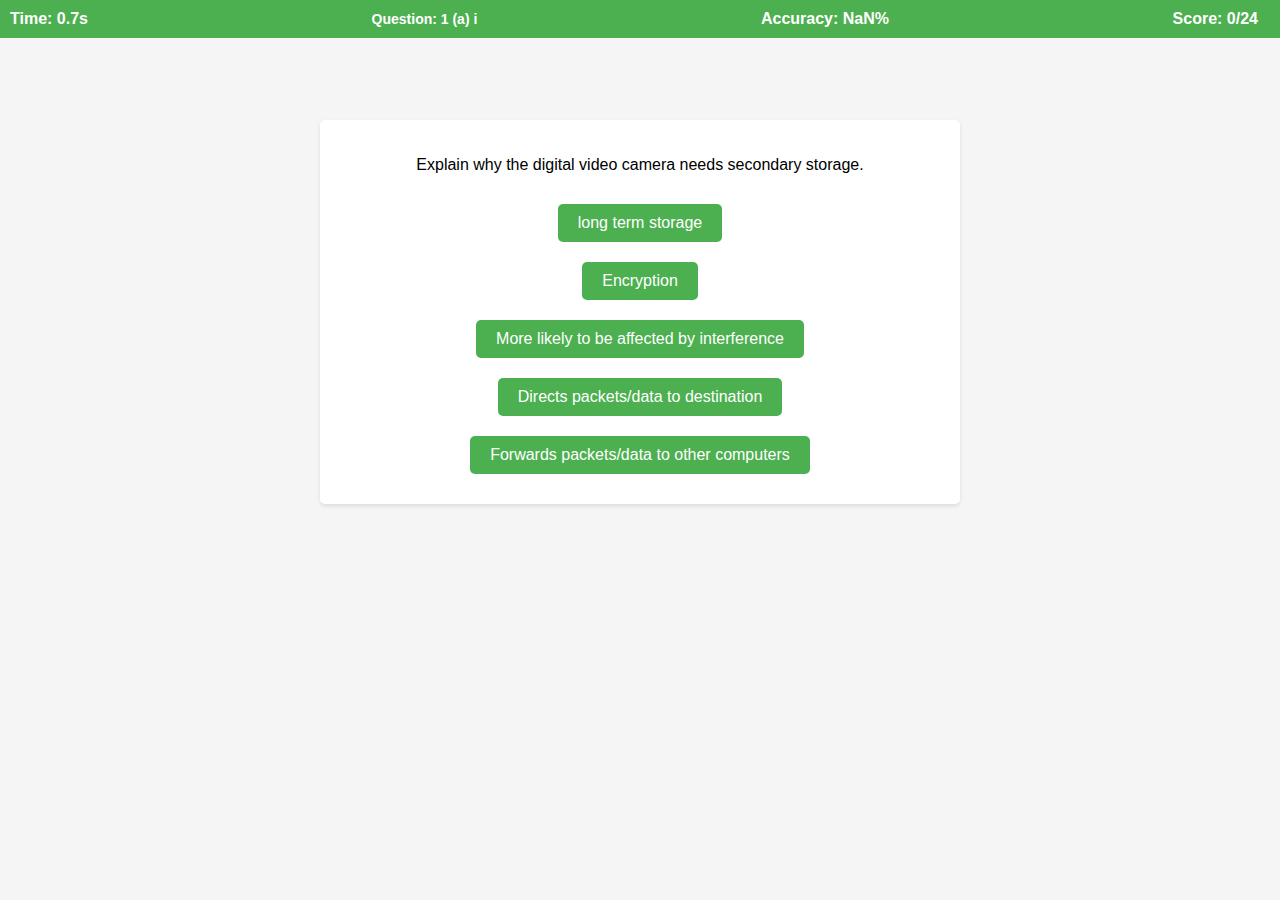
<file: index.html>
<!DOCTYPE html>
<html lang="en">
<head>
  <meta charset="UTF-8">
  <meta name="viewport" content="width=device-width, initial-scale=1.0">
  <title>Quiz App</title>
  <link rel="stylesheet" href="quiz.css">
</head>
<body>
  <div id="scoreboard">
    <span id="time">Time: 0s</span>
    <span id="accuracy">Accuracy: 0%</span>
    <span id="score">Score: 0</span>
  </div>
  <div id="question-container">
    <p id="question">Question text</p>
    <div id="answer-buttons" class="btn-container">
      <!-- Answer buttons will be added here -->
    </div>
  </div>
  <button id="next-button" class="btn">Next</button>
  <script src="quiz.js"></script>
</body>
</html>
</file>
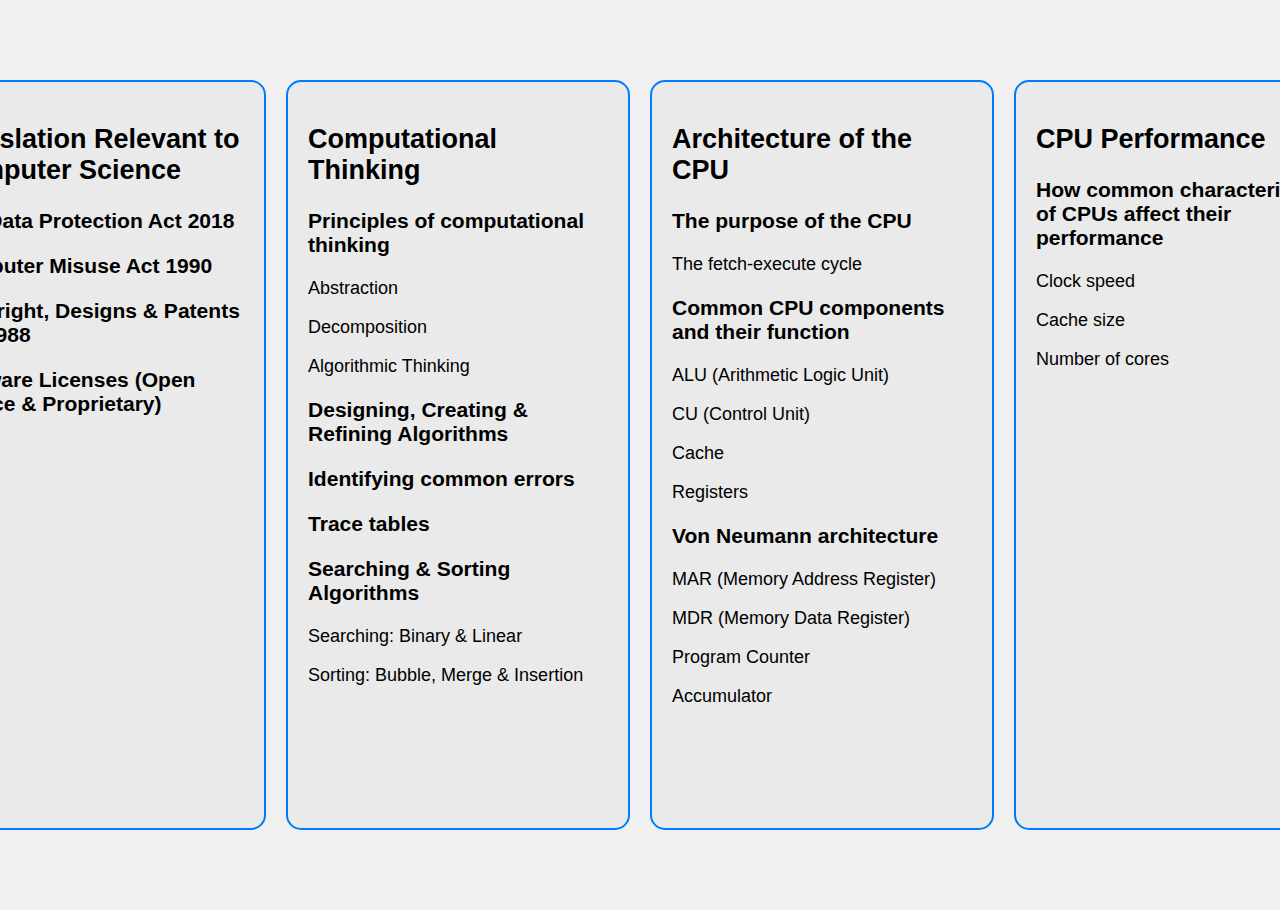
<file: revision/index.html>
<!DOCTYPE html>
<html lang="en">
<head>
    <meta charset="UTF-8">
    <meta name="viewport" content="width=device-width, initial-scale=1.0">
    <title>GCSE Revision</title>
    <link rel="stylesheet" href="styles.css">
</head>
<body>
    <div class="main-container">
        <div class="container">
            <!-- Content goes here -->
        </div>
    </div>
    <script src="script.js"></script>
    <script>
        // Function to fetch JSON data from the file
        async function fetchJSON() {
            try {
                const response = await fetch('gcse-p1.json');
                const data = await response.json();
                return data;
            } catch (error) {
                console.error('Error fetching JSON:', error);
                return null;
            }
        }

        // Function to create and populate HTML elements from JSON data
        function populateTopics(data) {
            const container = document.querySelector('.container'); // Select the container

            if (data && data.topics) {
                data.topics.forEach(topic => {
                    const topicDiv = document.createElement('div');
                    topicDiv.classList.add('topic');
                    topicDiv.innerHTML = `<h2>${topic.title}</h2>`;

                    if (topic.subtopics) {
                        topic.subtopics.forEach(subtopic => {
                            const subtopicDiv = document.createElement('div');
                            subtopicDiv.innerHTML = `<h3>${subtopic.title}</h3>`;
                            subtopic.details.forEach(detail => {
                                subtopicDiv.innerHTML += `<p>${detail}</p>`;
                            });
                            topicDiv.appendChild(subtopicDiv);
                        });
                    }

                    container.appendChild(topicDiv);
                });
            }

            // Smooth scroll to the right
            container.scrollTo({
                left: container.scrollWidth,
                behavior: 'smooth'
            });
        }

        // Fetch data and populate the HTML elements
        fetchJSON().then(data => {
            populateTopics(data);
        });
    </script>
</body>
</html>
</file>
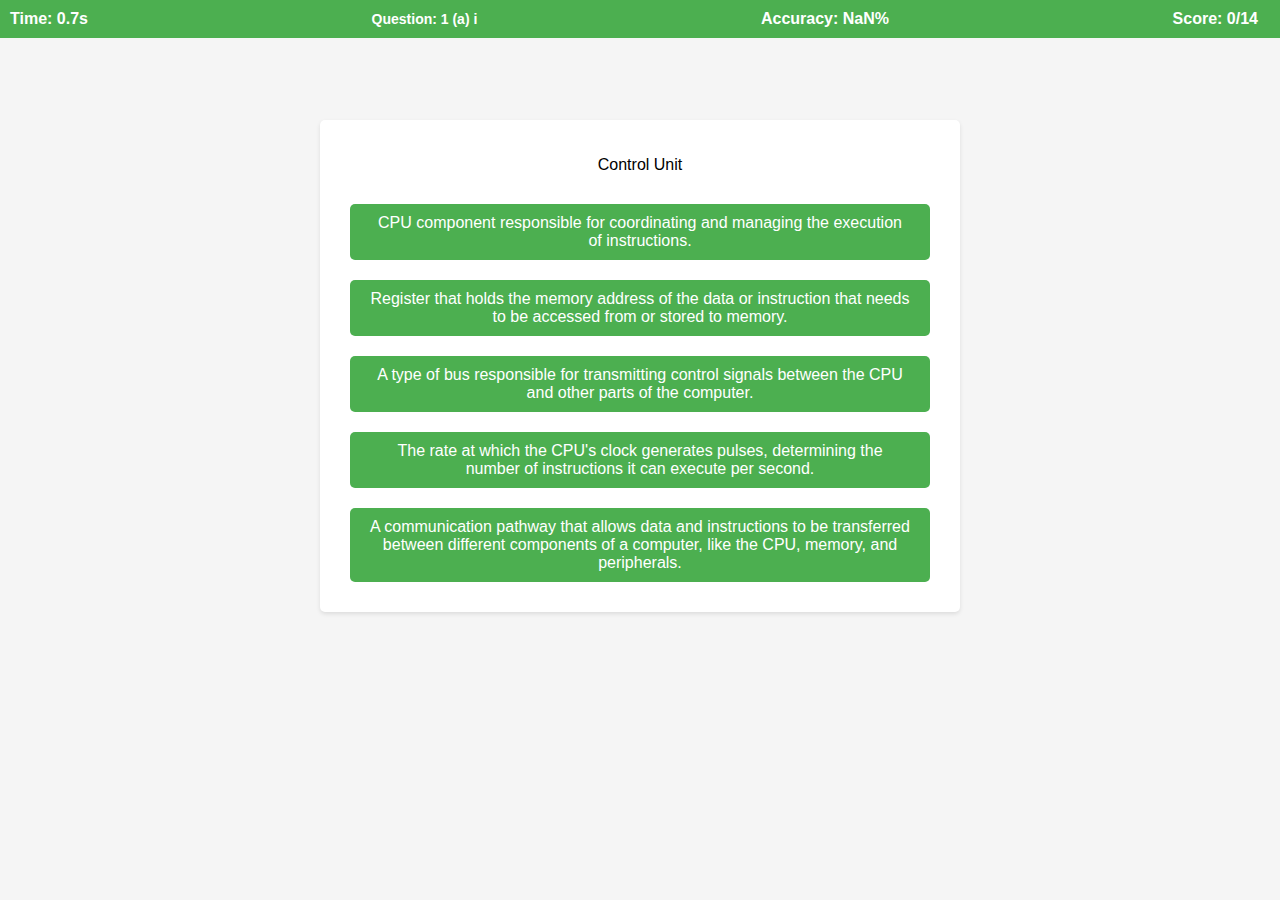
<file: von-neumann-architecture/index.html>
<!DOCTYPE html>
<html lang="en">
<head>
  <meta charset="UTF-8">
  <meta name="viewport" content="width=device-width, initial-scale=1.0">
  <title>Quiz App</title>
  <link rel="stylesheet" href="quiz.css">
</head>
<body>
  <div id="scoreboard">
    <span id="time">Time: 0s</span>
    <span id="accuracy">Accuracy: 0%</span>
    <span id="score">Score: 0</span>
  </div>
  <div id="question-container">
    <p id="question">Question text</p>
    <div id="answer-buttons" class="btn-container">
      <!-- Answer buttons will be added here -->
    </div>
  </div>
  <button id="next-button" class="btn">Next</button>
  <script src="quiz.js"></script>
</body>
</html>
</file>
<file: quiz.css>
/* quiz.css */

body {
    font-family: Arial, sans-serif;
    background-color: #f5f5f5;
    margin: 0;
    padding: 0;
  }
  
  #scoreboard {
    position: fixed;
    top: 0;
    left: 0;
    width: 100%;
    padding: 10px;
    background-color: #4caf50;
    color: #fff;
    font-weight: bold;
    display: flex;
    justify-content: space-between;
    align-items: center;
  }
  
  #question-container {
    margin: 120px auto 0; /* Adjust the margin as needed */
    padding: 20px;
    background-color: #fff;
    box-shadow: 0 2px 4px rgba(0, 0, 0, 0.1);
    border-radius: 5px;
    max-width: 600px;
    width: 100%;
    text-align: center;
    padding: 20px; /* Add padding to the question container */
  }
  
  .btn-container {
    display: flex;
    flex-direction: column;
    align-items: center;
    margin-top: 20px;
  }
  
  .btn {
    padding: 10px 20px;
    margin: 10px;
    font-size: 16px;
    border: none;
    border-radius: 5px;
    cursor: pointer;
    background-color: #4caf50;
    color: #fff;
    transition: background-color 0.3s ease;
  }
  
  .btn:hover {
    background-color: #45a049;
  }
  
  #next-button {
    display: none;
    margin-top: 20px;
    background-color: #007bff;
  }
  #score{
    padding-right: 2rem;
  }
  
  #next-button:hover {
    background-color: #0056b3;
  }
  
  #question-name {
    font-size: 14px;
  }
  
  @media screen and (max-width: 768px) {
    #scoreboard {
      flex-direction: column;
      text-align: center;
    }
  }
</file>
<file: revision/styles.css>
/* Add your CSS styles here */
body {
    background-color: #f0f0f0; /* Light gray background */
    font-family: Arial, sans-serif;
    color: #000; /* Set text color to black */
    display: flex;
    flex-direction: row; /* Display content in a single row */
    align-items: center;
    justify-content: center;
    height: calc(100vh - 10px); /* Fit screen height with margin and padding */
    margin: 5px; /* Add margin to ensure content doesn't touch the edges */
    padding: 5px; /* Add padding to ensure content doesn't touch the edges */
    overflow-x: auto; /* Add horizontal scrollbar when content overflows horizontally */
    overflow-y: hidden; /* Hide vertical scrollbar */
}

.main-container {
    display: flex;
    flex-direction: column;
    align-items: center;
    justify-content: center;
}

.container {
    display: flex;
    gap: 20px; /* Increase the gap to prevent content from being cut off */
    padding: 20px; /* Add padding to the container */
}

.topic {
    border: 2px solid #007BFF; /* Bold blue border */
    background-color: #EAEAEA; /* Light gray background */
    padding: 20px;
    border-radius: 15px;
    width: 300px;
    transition: transform 0.3s, background-color 0.3s, color 0.3s; /* Add color transition */
    cursor: pointer; /* Change cursor to pointer on hover */
    font-family: Arial, sans-serif; /* Use Arial font */
    font-size: 18px; /* Increase font size */
}

/* Improve readability by changing text color to black */
.topic {
    color: #000;
}

/* Apply hover effect */
.topic:hover {
    transform: scale(1.05); /* Enlarge the container by 5% on hover */
    background-color: #007BFF; /* Bold blue background on hover */
    color: #fff; /* White text on hover */
}
</file>
<file: von-neumann-architecture/quiz.css>
/* quiz.css */

body {
    font-family: Arial, sans-serif;
    background-color: #f5f5f5;
    margin: 0;
    padding: 0;
  }
  
  #scoreboard {
    position: fixed;
    top: 0;
    left: 0;
    width: 100%;
    padding: 10px;
    background-color: #4caf50;
    color: #fff;
    font-weight: bold;
    display: flex;
    justify-content: space-between;
    align-items: center;
  }
  
  #question-container {
    margin: 120px auto 0; /* Adjust the margin as needed */
    padding: 20px;
    background-color: #fff;
    box-shadow: 0 2px 4px rgba(0, 0, 0, 0.1);
    border-radius: 5px;
    max-width: 600px;
    width: 100%;
    text-align: center;
    padding: 20px; /* Add padding to the question container */
  }
  
  .btn-container {
    display: flex;
    flex-direction: column;
    align-items: center;
    margin-top: 20px;
  }
  
  .btn {
    padding: 10px 20px;
    margin: 10px;
    font-size: 16px;
    border: none;
    border-radius: 5px;
    cursor: pointer;
    background-color: #4caf50;
    color: #fff;
    transition: background-color 0.3s ease;
  }
  
  .btn:hover {
    background-color: #45a049;
  }
  
  #next-button {
    display: none;
    margin-top: 20px;
    background-color: #007bff;
  }
  #score{
    padding-right: 2rem;
  }
  
  #next-button:hover {
    background-color: #0056b3;
  }
  
  #question-name {
    font-size: 14px;
  }
  
  @media screen and (max-width: 768px) {
    #scoreboard {
      flex-direction: column;
      text-align: center;
    }
  }
</file>
